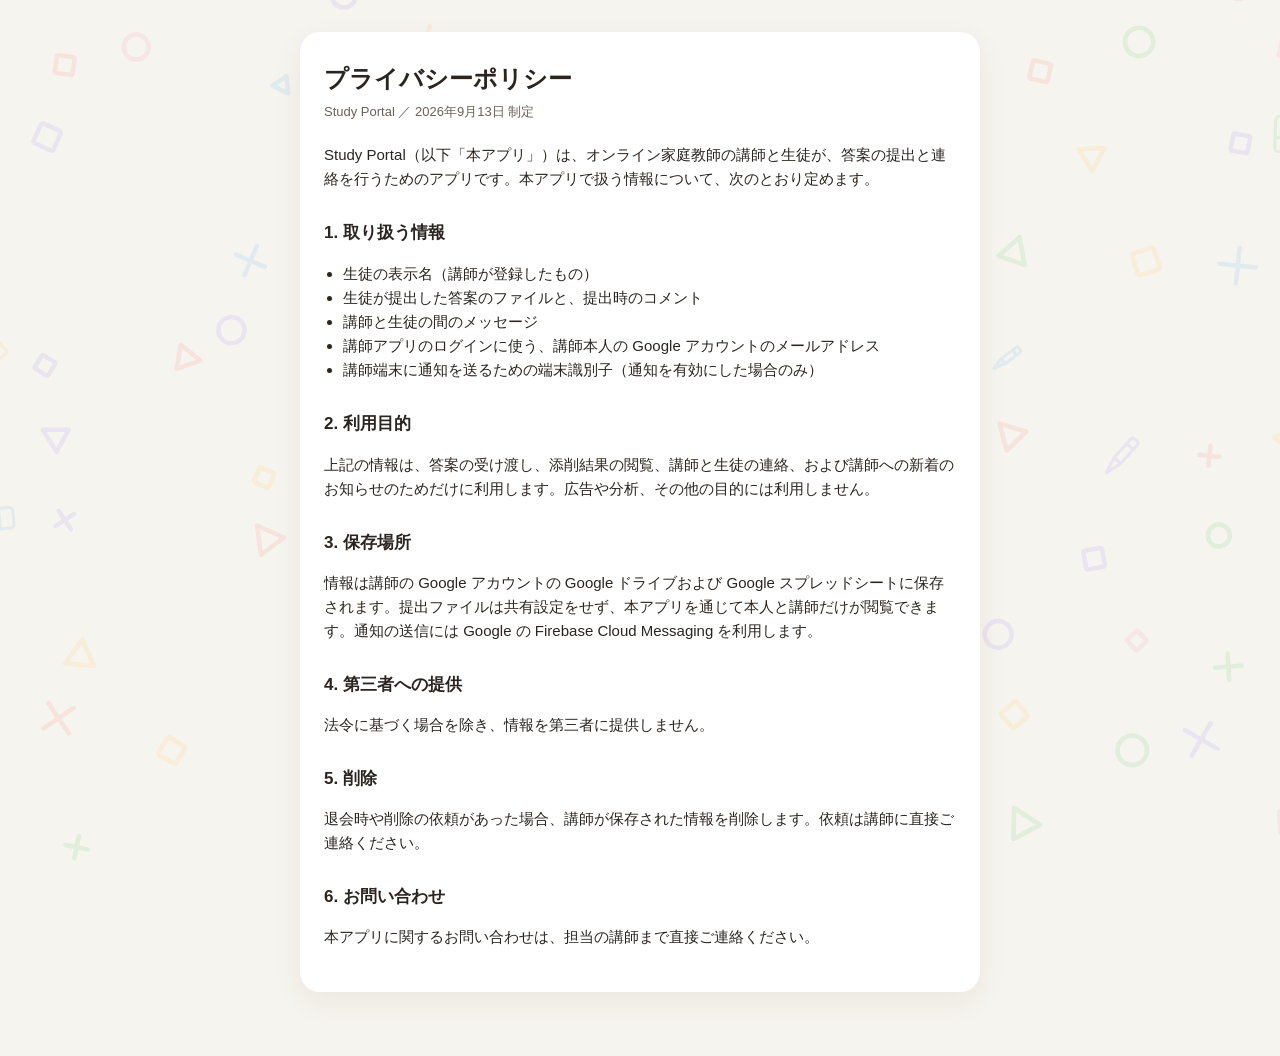
<file: docs/privacy.html>
<!DOCTYPE html>
<html lang="ja">
<head>
  <meta charset="utf-8">
  <meta name="viewport" content="width=device-width, initial-scale=1">
  <title>プライバシーポリシー | Study Portal</title>
  <meta name="theme-color" content="#ff9f1a">
  <link rel="icon" type="image/png" href="icons/icon-192.png">
  <link rel="stylesheet" href="style.css">
  <style>
    .policy { position: relative; z-index: 1; max-width: 720px; margin: 0 auto; padding: 32px 20px 64px; }
    .policy-card { padding: 28px 24px; background: var(--surface); border-radius: 20px; box-shadow: 0 10px 30px rgba(60, 38, 20, .06); }
    .policy h1 { margin: 0 0 4px; font-size: 24px; }
    .policy h2 { margin: 28px 0 8px; font-size: 17px; }
    .policy p, .policy li { font-size: 15px; }
    .policy ul { padding-left: 1.2em; }
    .policy .updated { margin: 0 0 20px; color: var(--ink-soft); font-size: 13px; }
  </style>
</head>
<body>
  <main class="policy">
    <div class="policy-card">
      <h1>プライバシーポリシー</h1>
      <p class="updated">Study Portal ／ 2026年9月13日 制定</p>

      <p>Study Portal（以下「本アプリ」）は、オンライン家庭教師の講師と生徒が、答案の提出と連絡を行うためのアプリです。本アプリで扱う情報について、次のとおり定めます。</p>

      <h2>1. 取り扱う情報</h2>
      <ul>
        <li>生徒の表示名（講師が登録したもの）</li>
        <li>生徒が提出した答案のファイルと、提出時のコメント</li>
        <li>講師と生徒の間のメッセージ</li>
        <li>講師アプリのログインに使う、講師本人の Google アカウントのメールアドレス</li>
        <li>講師端末に通知を送るための端末識別子（通知を有効にした場合のみ）</li>
      </ul>

      <h2>2. 利用目的</h2>
      <p>上記の情報は、答案の受け渡し、添削結果の閲覧、講師と生徒の連絡、および講師への新着のお知らせのためだけに利用します。広告や分析、その他の目的には利用しません。</p>

      <h2>3. 保存場所</h2>
      <p>情報は講師の Google アカウントの Google ドライブおよび Google スプレッドシートに保存されます。提出ファイルは共有設定をせず、本アプリを通じて本人と講師だけが閲覧できます。通知の送信には Google の Firebase Cloud Messaging を利用します。</p>

      <h2>4. 第三者への提供</h2>
      <p>法令に基づく場合を除き、情報を第三者に提供しません。</p>

      <h2>5. 削除</h2>
      <p>退会時や削除の依頼があった場合、講師が保存された情報を削除します。依頼は講師に直接ご連絡ください。</p>

      <h2>6. お問い合わせ</h2>
      <p>本アプリに関するお問い合わせは、担当の講師まで直接ご連絡ください。</p>
    </div>
  </main>
  <script src="decor.js" defer></script>
</body>
</html>
</file>
<file: docs/style.css>
:root {
  --bg: #f6f4ee;
  --surface: #ffffff;
  --ink: #2b2521;
  --ink-soft: #6b615a;
  --line: #e3e0d6;
  --primary: #ff9f1a;       /* 塗り用。明るいので上に載せる文字は --on-primary */
  --primary-press: #f59000;
  --on-primary: #2b1600;    /* 白文字だとコントラスト 2:1 で読めないため濃い茶色にする */
  --primary-ink: #a35c00;   /* 白や淡色の上に置くオレンジ文字用 */
  --primary-soft: #fff0d9;
  --bubble-me: #ffe8c2;
  --danger: #c0392b;
  --danger-soft: #fbeceb;
  --radius: 14px;
  --tabbar-h: 60px;
  --safe-bottom: env(safe-area-inset-bottom, 0px);
  --glass: rgba(255, 255, 255, .82);
  --glass-bg: rgba(246, 244, 238, .82);
  --halo: 0 0 3px var(--bg), 0 0 6px var(--bg);
  color-scheme: light;
}

* { box-sizing: border-box; }

html, body { height: 100%; }

body {
  margin: 0;
  background: var(--bg);
  color: var(--ink);
  font-family: -apple-system, BlinkMacSystemFont, "Hiragino Sans", "Hiragino Kaku Gothic ProN", "Noto Sans JP", sans-serif;
  font-size: 16px;
  line-height: 1.6;
  -webkit-text-size-adjust: 100%;
  -webkit-tap-highlight-color: transparent;
}

[hidden] { display: none !important; }

button, input, textarea { font: inherit; color: inherit; }

.visually-hidden {
  position: absolute; width: 1px; height: 1px; overflow: hidden;
  clip: rect(0 0 0 0); white-space: nowrap; opacity: 0;
}

/* ---------- 背景の ○ × △ □ ---------- */

.decor {
  position: fixed; inset: 0; z-index: 0;
  width: 100%; height: 100%;
  pointer-events: none;
  fill: none; stroke-width: 4.5; stroke-linecap: round; stroke-linejoin: round;
  opacity: .12;
  transition: opacity .3s;
}
/* ログイン画面は入力欄が1つだけで読ませる文字が少ないので、図形をほんの少しだけ濃くする */
body:has(#login-view:not([hidden])) .decor { opacity: .18; }

.decor-float {
  animation: decor-float 8s ease-in-out infinite alternate;
}
@keyframes decor-float {
  from { transform: translateY(-5px) rotate(-6deg); }
  to { transform: translateY(5px) rotate(6deg); }
}

/* 図形の上に直接乗る小さな文字は、背景色のにじみで読みやすさを保つ */
.msg-sender, .msg-time, .empty, .section-title, .hint, .select-loading, .size-summary,
.login-lead, .field-label, .editing-title, .done-lead, .done-file, .done-title, .login h1 {
  text-shadow: var(--halo);
}

/* ---------- 共通部品 ---------- */

.btn {
  display: inline-flex; align-items: center; justify-content: center; gap: 8px;
  min-height: 48px; padding: 0 20px;
  border: 0; border-radius: 12px;
  font-weight: 700; cursor: pointer;
  transition: background-color .15s, transform .1s;
}
.btn:active:not(:disabled) { transform: scale(.98); }
.btn:disabled { opacity: .45; cursor: default; }
.btn-primary { background: var(--primary); color: var(--on-primary); }
.btn-primary:active:not(:disabled) { background: var(--primary-press); }
.btn-secondary { background: var(--surface); color: var(--primary-ink); box-shadow: inset 0 0 0 1.5px var(--primary); }
.btn-block { width: 100%; }
.btn-large { min-height: 56px; font-size: 17px; }

.link-button {
  background: none; border: 0; padding: 8px; margin: -8px;
  color: var(--ink-soft); font-size: 14px; cursor: pointer;
}

.input {
  width: 100%;
  padding: 12px 14px;
  background: var(--surface);
  border: 1.5px solid var(--line);
  border-radius: 12px;
  font-size: 16px; /* 16px 未満だと iOS がズームする */
  outline: none;
}
.input:focus { border-color: var(--primary); box-shadow: 0 0 0 3px var(--primary-soft); }
textarea.input { resize: none; line-height: 1.5; }

.field-label { display: block; margin-bottom: 6px; font-size: 14px; font-weight: 700; }
.optional { font-weight: 400; font-size: 12px; color: var(--ink-soft); margin-left: 4px; }
.hint { margin: 4px 0 0; font-size: 12px; color: var(--ink-soft); }
.counter { text-align: right; }
.muted { color: var(--ink-soft); font-size: 13px; margin: 0; }

.field-error { min-height: 1.5em; margin: 6px 0 12px; color: var(--danger); font-size: 14px; }
.inline-error {
  margin: 12px 0 0; padding: 10px 12px;
  background: var(--danger-soft); color: var(--danger);
  border-radius: 10px; font-size: 14px;
}
.empty { text-align: center; color: var(--ink-soft); font-size: 14px; margin: 32px 0; }

/* ---------- ログイン ---------- */

.login {
  position: relative; z-index: 1;
  min-height: 100%;
  display: flex; align-items: center; justify-content: center;
  padding: 24px 20px calc(24px + var(--safe-bottom));
}
.login-card {
  width: 100%; max-width: 380px;
  padding: 28px 24px 20px;
  background: var(--glass);
  -webkit-backdrop-filter: blur(8px); backdrop-filter: blur(8px);
  border-radius: 24px;
  box-shadow: 0 10px 30px rgba(60, 38, 20, .08);
}
.login-mark {
  width: 64px; height: 64px; border-radius: 18px;
  display: grid; place-items: center;
  background: var(--primary); color: var(--on-primary); margin-bottom: 20px;
}
.login h1 { font-size: 24px; margin: 0 0 8px; }
.login-lead { margin: 0 0 28px; color: var(--ink-soft); }
.token-input { font-family: ui-monospace, "SF Mono", Menlo, monospace; letter-spacing: .06em; }

/* ---------- アプリ全体 ---------- */

.app {
  height: 100%;
  height: 100dvh;
  display: flex; flex-direction: column;
  max-width: 560px; margin: 0 auto;
  position: relative; z-index: 1;
}

.app-header {
  flex: none;
  display: flex; align-items: center; justify-content: space-between;
  padding: calc(10px + env(safe-area-inset-top, 0px)) 16px 10px;
  background: var(--glass);
  -webkit-backdrop-filter: blur(12px); backdrop-filter: blur(12px);
  border-bottom: 1px solid var(--line);
}
.app-header-name { font-weight: 700; font-size: 17px; overflow: hidden; text-overflow: ellipsis; white-space: nowrap; }
.honorific { font-weight: 400; font-size: 14px; color: var(--ink-soft); margin-left: 2px; }

.tab-panel { flex: 1; min-height: 0; }

.tabbar {
  flex: none;
  display: grid; grid-template-columns: repeat(4, 1fr);
  height: calc(var(--tabbar-h) + var(--safe-bottom));
  padding-bottom: var(--safe-bottom);
  background: var(--glass);
  -webkit-backdrop-filter: blur(12px); backdrop-filter: blur(12px);
  border-top: 1px solid var(--line);
}
.tab {
  display: flex; flex-direction: column; align-items: center; justify-content: center; gap: 2px;
  background: none; border: 0; cursor: pointer;
  color: var(--ink-soft); font-size: 12px; font-weight: 700;
}
.tab[aria-selected="true"] { color: var(--primary-ink); }

/* ---------- やりとり ---------- */

.messages-panel { display: flex; flex-direction: column; }

.message-list {
  flex: 1; min-height: 0;
  overflow-y: auto;
  -webkit-overflow-scrolling: touch;
  overscroll-behavior: contain;
  padding: 16px 12px 8px;
  display: flex; flex-direction: column; gap: 6px;
}

.day-divider {
  align-self: center;
  margin: 10px 0 4px;
  padding: 1px 12px;
  background: var(--glass); border-radius: 999px;
  font-size: 12px; color: var(--ink-soft);
}

.msg { display: flex; flex-direction: column; max-width: 80%; }
.msg-student { align-self: flex-end; align-items: flex-end; }
.msg-tutor { align-self: flex-start; align-items: flex-start; }
.msg-sender { font-size: 12px; color: var(--ink-soft); margin: 0 0 2px 4px; }
.bubble {
  padding: 9px 13px;
  border-radius: 18px;
  white-space: pre-wrap; overflow-wrap: anywhere;
}
.msg-student .bubble { background: var(--bubble-me); border-bottom-right-radius: 6px; }
.msg-tutor .bubble { background: var(--surface); border: 1px solid var(--line); border-bottom-left-radius: 6px; }
.msg-time { font-size: 11px; color: var(--ink-soft); margin: 2px 6px 0; }
.msg-pending .bubble { opacity: .6; }

/* アップロード完了の自動メッセージは会話ではないので、帯で区別する（spec §6.4） */
.system-msg {
  align-self: stretch;
  display: flex; align-items: center; gap: 10px;
  margin: 6px 0;
  font-size: 12px; color: var(--ink-soft);
}
.system-msg::before, .system-msg::after { content: ""; flex: 1; height: 1px; background: var(--line); }
.system-msg span {
  max-width: 80%;
  padding: 3px 12px;
  background: var(--primary-soft); color: var(--primary-ink);
  border-radius: 999px;
  text-align: center; overflow-wrap: anywhere;
}

.messages-panel .inline-error { margin: 0 12px 8px; }

.composer {
  flex: none;
  display: flex; align-items: flex-end; gap: 8px;
  padding: 8px 12px;
  background: var(--glass-bg);
  -webkit-backdrop-filter: blur(12px); backdrop-filter: blur(12px);
  border-top: 1px solid var(--line);
}
.composer-input { max-height: 140px; padding: 10px 14px; border-radius: 22px; }
.composer-send { flex: none; min-height: 44px; border-radius: 22px; padding: 0 18px; }

/* ---------- 提出 ---------- */

.submit-panel { overflow-y: auto; -webkit-overflow-scrolling: touch; }
.submit-state { padding: 20px 16px 32px; }

.big-actions { display: flex; flex-direction: column; gap: 12px; }
.big-button {
  display: flex; align-items: center; justify-content: center; gap: 12px;
  min-height: 72px;
  border-radius: var(--radius);
  font-size: 18px; font-weight: 700;
  cursor: pointer; user-select: none;
  transition: transform .1s, background-color .15s;
}
.big-button:active { transform: scale(.98); }
.big-button:focus-within { outline: 3px solid var(--primary-soft); outline-offset: 2px; }
.big-button-primary { background: var(--primary); color: var(--on-primary); min-height: 88px; font-size: 20px; }
.big-button-secondary { background: var(--surface); color: var(--primary-ink); box-shadow: inset 0 0 0 1.5px var(--primary); min-height: 64px; }

.shoot-hint {
  display: flex; align-items: center; gap: 12px;
  margin-top: 14px; padding: 12px 14px;
  background: var(--primary-soft); color: var(--primary-ink);
  border-radius: var(--radius);
}
.shoot-hint svg { flex: none; }
.shoot-hint p { margin: 0; font-size: 14px; line-height: 1.5; color: var(--ink); }
.shoot-hint strong { color: var(--primary-ink); }

.select-loading { margin: 12px 0 0; text-align: center; font-size: 14px; color: var(--ink-soft); }

.section-title { font-size: 15px; margin: 32px 0 8px; color: var(--ink-soft); }

.history-list { list-style: none; margin: 0; padding: 0; background: var(--surface); border-radius: var(--radius); overflow: hidden; }
.history-list:empty { display: none; }
.history-list li { border-bottom: 1px solid var(--line); }
.history-list li:last-child { border-bottom: 0; }
.history-item {
  width: 100%;
  display: flex; align-items: center; gap: 8px;
  padding: 12px 14px;
  background: none; border: 0; text-align: left;
}
button.history-item { cursor: pointer; }
button.history-item:active { background: var(--primary-soft); }
.history-text { flex: 1; min-width: 0; display: flex; flex-direction: column; }
.history-name { font-weight: 700; font-size: 15px; overflow-wrap: anywhere; }
.history-meta { margin-top: 2px; font-size: 12px; color: var(--ink-soft); }
.history-note { margin-top: 4px; font-size: 13px; color: var(--ink-soft); overflow-wrap: anywhere; }
.history-gone { margin-top: 4px; font-size: 12px; color: var(--danger); }
.history-chevron { flex: none; font-size: 24px; line-height: 1; color: var(--ink-soft); }
.annotated-badge {
  align-self: flex-start;
  display: inline-block; margin-top: 6px; padding: 0 8px;
  background: #e7f5ec; color: #1f6b3a;
  border-radius: 999px; font-size: 12px; font-weight: 700; line-height: 1.8;
}

/* ---------- 提出物ビューア ---------- */

.viewer {
  position: fixed; inset: 0; z-index: 90;
  display: flex; flex-direction: column;
  background: #3a3632;
}
body.viewer-open { overflow: hidden; }
.viewer-head {
  flex: none;
  display: flex; align-items: center; gap: 8px;
  padding: calc(8px + env(safe-area-inset-top, 0px)) 10px 8px;
  background: var(--surface);
}
.viewer-title { flex: 1; min-width: 0; margin: 0; font-size: 15px; overflow: hidden; text-overflow: ellipsis; white-space: nowrap; }
.viewer-share { flex: none; min-height: 40px; padding: 0 14px; font-size: 14px; }
.viewer-body {
  flex: 1; min-height: 0;
  overflow: auto; -webkit-overflow-scrolling: touch;
  padding: 12px 8px calc(24px + var(--safe-bottom));
}
.viewer-status { margin: 24px 0; text-align: center; color: #fff; font-size: 14px; }
.viewer-pages { max-width: 900px; margin: 0 auto; display: flex; flex-direction: column; gap: 10px; }
.viewer-actions {
  flex: none;
  display: grid; grid-template-columns: 1fr 1fr; gap: 10px;
  padding: 10px 12px calc(10px + var(--safe-bottom));
  background: var(--surface);
}
.viewer-delete { background: var(--danger-soft); color: var(--danger); }
.viewer-page { display: block; width: 100%; height: auto; background: #fff; box-shadow: 0 2px 8px rgba(0, 0, 0, .3); }

.editing-head { display: grid; grid-template-columns: 1fr auto 1fr; align-items: center; margin-bottom: 16px; }
.editing-head .link-button { justify-self: start; margin: 0; }
.editing-title { margin: 0; font-size: 17px; }

.error-card {
  margin-bottom: 16px; padding: 14px;
  background: var(--danger-soft); color: var(--danger);
  border-radius: var(--radius);
}
.error-card p { margin: 0 0 10px; font-size: 14px; font-weight: 700; }
.error-card .btn { width: 100%; }

.page-list { list-style: none; margin: 0; padding: 0; display: flex; flex-direction: column; gap: 10px; }
.page-item {
  display: grid; grid-template-columns: 88px 1fr auto; gap: 12px; align-items: center;
  padding: 10px;
  background: var(--surface); border-radius: var(--radius);
  border: 1px solid var(--line);
}
.page-thumb {
  width: 88px; height: 112px; object-fit: contain;
  background: #eceae3; border-radius: 8px;
}
.page-label { margin: 0; font-weight: 700; }
.page-size { margin: 0; font-size: 12px; color: var(--ink-soft); }
.page-controls { display: flex; flex-direction: column; gap: 6px; }
.icon-button {
  width: 44px; height: 44px;
  display: grid; place-items: center;
  background: var(--bg); border: 0; border-radius: 10px;
  color: var(--ink); cursor: pointer;
}
.icon-button:disabled { opacity: .3; cursor: default; }
.icon-button.danger { color: var(--danger); background: var(--danger-soft); }
.page-remove { margin-top: 8px; }

.add-page {
  display: flex; align-items: center; justify-content: center; gap: 8px;
  min-height: 56px; margin-top: 10px;
  border: 1.5px dashed var(--primary); border-radius: var(--radius);
  color: var(--primary-ink); font-weight: 700; cursor: pointer;
}

.pdf-preview {
  display: flex; align-items: center; gap: 12px;
  padding: 14px; background: var(--surface); border: 1px solid var(--line); border-radius: var(--radius);
  color: var(--primary);
}
.pdf-name { margin: 0; font-weight: 700; color: var(--ink); overflow-wrap: anywhere; }

.form-group { margin-top: 20px; }

.submit-bar { margin-top: 24px; }
.size-summary { margin: 0 0 8px; text-align: center; font-size: 14px; color: var(--ink-soft); }

/* ---------- 完了 ---------- */

.done { text-align: center; padding-top: 48px; }
.done-check { color: var(--primary); display: inline-block; }
.done-title { font-size: 24px; margin: 16px 0 8px; }
.done-file { margin: 0; font-weight: 700; overflow-wrap: anywhere; }
.done-lead { margin: 4px 0 32px; color: var(--ink-soft); }
.done-actions { display: flex; flex-direction: column; gap: 10px; }

.done.animate { animation: fade-in .2s ease-out both; }
.done.animate .done-check { animation: pop .35s cubic-bezier(.2, 1.4, .4, 1) both; }

@keyframes fade-in { from { opacity: 0; } to { opacity: 1; } }
@keyframes pop { from { transform: scale(.6); } to { transform: scale(1); } }

/* ---------- アップロード中 ---------- */

.overlay {
  position: fixed; inset: 0; z-index: 100;
  display: grid; place-items: center;
  padding: 24px;
  background: rgba(40, 26, 16, .55);
  touch-action: none;
}
.overlay-card {
  width: 100%; max-width: 320px;
  padding: 28px 20px;
  background: var(--surface); border-radius: 18px;
  text-align: center;
}
.overlay-text { margin: 16px 0 6px; font-weight: 700; }
.overlay-note { margin: 0; font-size: 12px; color: var(--ink-soft); }
.spinner {
  width: 40px; height: 40px; margin: 0 auto;
  border: 4px solid var(--primary-soft); border-top-color: var(--primary);
  border-radius: 50%;
  animation: spin .9s linear infinite;
}
@keyframes spin { to { transform: rotate(360deg); } }

@media (prefers-reduced-motion: reduce) {
  *, *::before, *::after { animation: none !important; transition: none !important; }
  .spinner { border-top-color: var(--primary); }
}

/* ---------- 学習計画（生徒アプリ・講師アプリ共通。spec §14.6） ---------- */

.plan-panel { overflow-y: auto; -webkit-overflow-scrolling: touch; }
.plan-error { margin: 12px 16px 0; }
/* 送り終わる前にアプリを閉じないよう、スクロールしても見える位置に出す */
.plan-saving {
  position: sticky; top: 8px; z-index: 5;
  width: fit-content; margin: 8px auto -36px; padding: 4px 14px;
  background: var(--ink); color: #fff; border-radius: 999px;
  font-size: 13px; font-weight: 700;
}
.plan-saving[hidden] { display: none; }
.plan-root { padding: 16px 16px 32px; display: flex; flex-direction: column; gap: 16px; }

.plan-goals { display: flex; flex-direction: column; gap: 10px; }
.goal-card { padding: 14px 16px; background: var(--surface); border-radius: var(--radius); box-shadow: 0 1px 2px rgba(60, 38, 20, .05); }
.goal-head { display: flex; align-items: center; gap: 8px; }
.goal-title { flex: 1; min-width: 0; margin: 0; font-size: 16px; overflow-wrap: anywhere; }
.goal-chip { flex: none; padding: 0 8px; border-radius: 999px; font-size: 12px; font-weight: 700; line-height: 1.8; }
.chip-ok { background: #e7f5ec; color: #1f6b3a; }
.chip-warn { background: #fff1d6; color: #8a5200; }
.chip-late { background: var(--danger-soft); color: var(--danger); }
.chip-done { background: var(--primary-soft); color: var(--primary-ink); }
.goal-actions { flex: none; display: flex; gap: 4px; }
.goal-meta { margin: 4px 0 10px; font-size: 13px; color: var(--ink-soft); }
.goal-bar { height: 8px; background: #efeae0; border-radius: 999px; overflow: hidden; }
.goal-bar-fill { display: block; height: 100%; background: var(--primary); border-radius: 999px; transition: width .3s; }
.goal-progress { margin: 4px 0 0; font-size: 12px; color: var(--ink-soft); text-align: right; }
.goal-stats { display: grid; grid-template-columns: 1fr 1fr; gap: 8px; margin: 10px 0 0; }
.goal-stat { padding: 8px 10px; background: var(--bg); border-radius: 10px; }
.goal-stat dt { font-size: 12px; color: var(--ink-soft); }
.goal-stat dd { margin: 0; font-weight: 700; font-size: 15px; overflow-wrap: anywhere; }
.goal-stat dd small { display: block; font-size: 12px; font-weight: 400; color: var(--ink-soft); }
.goal-note { margin: 8px 0 0; font-size: 12px; color: #8a5200; }

.plan-calendar { padding: 12px; background: var(--surface); border-radius: var(--radius); box-shadow: 0 1px 2px rgba(60, 38, 20, .05); }
.cal-head { display: flex; align-items: center; justify-content: space-between; margin-bottom: 8px; }
.cal-title { margin: 0; font-size: 16px; }
.cal-nav { background: transparent; font-size: 26px; line-height: 1; }
.cal-grid { display: grid; grid-template-columns: repeat(7, 1fr); gap: 4px; }
.cal-wd { text-align: center; font-size: 12px; color: var(--ink-soft); padding-bottom: 2px; }
.cal-wd.sun { color: #c0392b; }
.cal-wd.sat { color: #2b6cb0; }
.cal-day {
  aspect-ratio: 1 / 1.1; min-height: 44px;
  display: flex; flex-direction: column; align-items: center; justify-content: center; gap: 1px;
  padding: 2px; border: 0; border-radius: 10px;
  background: transparent; color: var(--ink); cursor: pointer;
}
.cal-num { font-size: 14px; font-weight: 700; line-height: 1.2; }
.cal-sub { font-size: 10px; line-height: 1.2; min-height: 12px; font-weight: 700; }
.cal-day.mark-todo { background: var(--primary-soft); }
.cal-day.mark-todo .cal-sub { color: var(--primary-ink); }
.cal-day.mark-done { background: #e7f5ec; }
.cal-day.mark-done .cal-sub { color: #1f6b3a; }
.cal-day.mark-missed { background: var(--danger-soft); }
.cal-day.mark-missed .cal-sub { color: var(--danger); }
.cal-day.mark-rest { color: #b5ada3; }
/* 途中までできた日は今日と同じ黄色、明日以降の予定は白に黄の枠。淡い黄のままでは白の上で枠が見えないので少し濃くする */
.cal-day.mark-partial { background: var(--primary-soft); }
.cal-day.mark-partial .cal-sub { color: var(--primary-ink); }
.cal-day.mark-future { background: var(--surface); box-shadow: inset 0 0 0 1.5px #ffcf8a; }
.cal-day.mark-future .cal-sub { color: var(--primary-ink); }
.cal-day.is-today .cal-num { color: var(--primary-ink); text-decoration: underline; text-underline-offset: 3px; }
.cal-day.is-selected { box-shadow: inset 0 0 0 2px var(--primary); }
.cal-legend { margin: 10px 0 0; font-size: 11px; color: var(--ink-soft); display: flex; flex-wrap: wrap; align-items: center; gap: 4px 10px; }
.cal-legend .lg { display: inline-block; width: 10px; height: 10px; border-radius: 3px; margin-right: 2px; vertical-align: -1px; }
.lg-todo { background: var(--primary-soft); }
.lg-future { background: var(--surface); box-shadow: inset 0 0 0 1.5px #ffcf8a; }
.lg-done { background: #e7f5ec; box-shadow: inset 0 0 0 1px #2f9e44; }
.lg-missed { background: var(--danger-soft); box-shadow: inset 0 0 0 1px var(--danger); }
.lg-rest { background: #f1ede6; }

.plan-day-title { margin: 0 0 8px; font-size: 16px; text-shadow: var(--halo); }
.plan-day-date { margin-left: 8px; font-size: 13px; font-weight: 400; color: var(--ink-soft); }
.plan-day-empty { margin: 12px 0; }
.plan-day-hint { margin-top: 8px; }
.todo-list { list-style: none; margin: 0; padding: 0; display: flex; flex-direction: column; gap: 8px; }
.todo {
  padding: 12px 14px 14px;
  background: var(--surface); border-radius: var(--radius);
  box-shadow: 0 1px 2px rgba(60, 38, 20, .05);
}
.todo-head { display: flex; align-items: flex-start; gap: 8px; margin-bottom: 10px; }
.todo-body { flex: 1; min-width: 0; }
.todo-title { margin: 0; font-weight: 700; overflow-wrap: anywhere; }
.todo-range { margin: 0; font-size: 14px; color: var(--ink-soft); }
.todo-count { flex: none; padding: 0 10px; border-radius: 999px; background: var(--bg); font-size: 13px; font-weight: 700; line-height: 1.9; }
.todo-done .todo-count { background: #e7f5ec; color: #1f6b3a; }
.todo-missed .todo-count { background: var(--danger-soft); color: var(--danger); }
.todo-note { margin: 8px 0 0; font-size: 12px; color: var(--ink-soft); }
.todo-missed .todo-note { color: var(--danger); }

/* 1ページごとのボックス。指で押しやすいよう44px四方を確保する */
.page-checks { display: flex; flex-direction: column; gap: 6px; }
/* 見開きごとに1行。2ページのボックスと、その見開きの写真ボタン（spec §14.7） */
.spread-row { display: flex; align-items: stretch; gap: 6px; }
.spread-row .page-check { width: 56px; flex: none; }
.page-check {
  position: relative;
  min-height: 46px;
  display: flex; flex-direction: column; align-items: center; justify-content: center; gap: 0;
  border: 2px solid var(--primary); border-radius: 10px;
  background: var(--surface); color: var(--ink); cursor: pointer;
  transition: background-color .12s, transform .08s;
}
.page-check:active:not(:disabled) { transform: scale(.94); }
.page-num { font-size: 13px; font-weight: 700; line-height: 1.1; }
.page-check.is-checked { background: #2f9e44; border-color: #2f9e44; color: #fff; }
.page-check.is-checked .page-num { font-size: 11px; opacity: .9; }
.page-check:disabled { cursor: default; border-color: #d6cfc4; }
.page-check.is-checked:disabled { background: #8cc79a; border-color: #8cc79a; }
.todo-missed .page-check:not(.is-checked) { border-color: #e6b3ad; }

.photo-btn {
  margin-left: auto;
  min-width: 76px; min-height: 46px; padding: 0 10px;
  display: inline-flex; align-items: center; justify-content: center; gap: 4px;
  border: 1.5px dashed var(--primary); border-radius: 10px;
  background: var(--surface); color: var(--primary-ink);
  font-size: 13px; font-weight: 700; cursor: pointer;
}
.photo-btn.has-photo { border-style: solid; border-color: #2f9e44; background: #e7f5ec; color: #1f6b3a; }
.photo-btn.is-busy { border-style: solid; color: var(--ink-soft); cursor: default; }
.mini-spinner {
  width: 14px; height: 14px;
  border: 2px solid var(--primary-soft); border-top-color: var(--primary);
  border-radius: 50%;
  animation: spin .9s linear infinite;
}

/* ---------- 授業の予定（spec §15） ---------- */

.next-lesson-bar {
  flex: none;
  display: flex; align-items: center; gap: 8px;
  margin: 8px 12px 0; padding: 8px 12px;
  background: var(--surface); border: 0; border-radius: 12px;
  box-shadow: 0 1px 3px rgba(60, 38, 20, .08);
  font: inherit; font-size: 14px; color: var(--ink); text-align: left; cursor: pointer;
}
.next-lesson-bar[hidden] { display: none; }
.next-lesson-bar-label { flex: none; font-size: 12px; font-weight: 700; color: var(--primary-ink); }
.next-lesson-bar-when { flex: 1; min-width: 0; font-weight: 700; overflow: hidden; text-overflow: ellipsis; white-space: nowrap; }

.lesson-rel {
  flex: none; padding: 0 8px;
  background: var(--primary-soft); color: var(--primary-ink);
  border-radius: 999px; font-size: 12px; font-weight: 700; line-height: 1.8; white-space: nowrap;
}
.lesson-rel.is-now { background: var(--primary); color: var(--on-primary); }

.lessons-panel { overflow-y: auto; -webkit-overflow-scrolling: touch; }
.lessons-error { margin: 12px 16px 0; }
.lessons-root { padding: 16px 16px 32px; }

.next-lesson-card {
  padding: 16px 18px;
  background: var(--surface); border-radius: var(--radius);
  box-shadow: inset 0 0 0 2px var(--primary), 0 1px 2px rgba(60, 38, 20, .05);
}
.next-lesson-title { margin: 0 0 6px; font-size: 13px; color: var(--primary-ink); }
.next-lesson-head { display: flex; align-items: center; gap: 10px; }
.next-lesson-date { margin: 0; font-size: 22px; font-weight: 700; }
.next-lesson-time { margin: 2px 0 0; font-size: 18px; font-weight: 700; color: var(--ink); }
.next-lesson-none { margin: 0; color: var(--ink-soft); }
.lesson-note { margin: 6px 0 0; font-size: 13px; color: var(--ink-soft); overflow-wrap: anywhere; }

.lessons-section-title { margin-top: 24px; }
.lesson-list { list-style: none; margin: 0; padding: 0; background: var(--surface); border-radius: var(--radius); overflow: hidden; }
.lesson-row {
  display: flex; flex-wrap: wrap; align-items: center; gap: 4px 8px;
  padding: 12px 14px; border-bottom: 1px solid var(--line);
}
.lesson-row:last-child { border-bottom: 0; }
/* 日付と時刻は折り返さない。講師アプリのボタンが入りきらないときは、ボタンの方を次の行に回す */
.lesson-row-main { flex: 1 0 auto; display: flex; align-items: baseline; gap: 10px; white-space: nowrap; }
.lesson-row-date { flex: none; width: 5.5em; font-weight: 700; }
.lesson-row-time { font-variant-numeric: tabular-nums; }
.lesson-row .lesson-note { flex-basis: 100%; margin: 0; }
.lesson-row.is-cancelled .lesson-row-date,
.lesson-row.is-cancelled .lesson-row-time { color: var(--ink-soft); text-decoration: line-through; }
.lesson-tag { flex: none; padding: 0 8px; border-radius: 999px; font-size: 12px; font-weight: 700; line-height: 1.8; }
.tag-extra { background: #e7f0fb; color: #1d4f91; }
.tag-off { background: #f1ede6; color: var(--ink-soft); }
.tag-next { background: var(--primary); color: var(--on-primary); }
.lessons-hint { margin-top: 16px; }

/* ---------- 授業料（spec §16）。保護者アプリと講師アプリで共有 ---------- */

.bill-card {
  padding: 14px 16px 16px;
  background: var(--surface); border-radius: var(--radius);
  box-shadow: 0 1px 2px rgba(60, 38, 20, .05);
}
.bill-card.is-due { box-shadow: inset 0 0 0 2px var(--primary), 0 1px 2px rgba(60, 38, 20, .05); }
.bill-head { display: flex; align-items: center; justify-content: space-between; gap: 8px; }
.bill-month { margin: 0; font-size: 17px; }
.bill-status { flex: none; padding: 0 10px; border-radius: 999px; font-size: 12px; font-weight: 700; line-height: 1.9; background: var(--primary-soft); color: var(--primary-ink); }
.is-paid .bill-status { background: #e7f5ec; color: #1f6b3a; }
.is-due .bill-status { background: var(--danger-soft); color: var(--danger); }
.bill-grade { margin: 4px 0 0; font-size: 13px; color: var(--ink-soft); }
.bill-warn { color: var(--danger); }

.bill-lessons { list-style: none; margin: 12px 0 0; padding: 0; border-top: 1px solid var(--line); }
.bill-lesson {
  display: flex; flex-wrap: wrap; align-items: center; gap: 4px 10px;
  padding: 8px 0; border-bottom: 1px solid var(--line);
  font-size: 13px;
}
.bill-lesson-date { flex: none; width: 4.8em; font-weight: 700; }
.bill-lesson-time { font-variant-numeric: tabular-nums; }
.bill-lesson-state { flex: none; padding: 0 8px; border-radius: 999px; font-size: 12px; font-weight: 700; line-height: 1.8; background: #f1ede6; color: var(--ink-soft); }
.is-done .bill-lesson-state { background: #e7f5ec; color: #1f6b3a; }
.is-planned .bill-lesson-state { background: var(--primary-soft); color: var(--primary-ink); }
.is-cancelled .bill-lesson-date, .is-cancelled .bill-lesson-time { color: var(--ink-soft); text-decoration: line-through; }
.bill-lesson-note { font-size: 12px; color: var(--ink-soft); }
.bill-toggle { margin-left: auto; min-height: 28px; padding: 0 8px; font-size: 12px; }
.bill-none { color: var(--ink-soft); }

.bill-sum { display: grid; grid-template-columns: auto 1fr; gap: 6px 14px; margin: 12px 0 0; font-size: 14px; }
.bill-sum dt { color: var(--ink-soft); }
.bill-sum dd { margin: 0; text-align: right; font-variant-numeric: tabular-nums; }
.bill-sum .bill-strong { font-size: 20px; font-weight: 700; }
.bill-sum .bill-note { grid-column: 1 / -1; text-align: left; font-size: 12px; }

.bill-actions { margin-top: 14px; display: flex; flex-direction: column; gap: 8px; }
.bill-actions .btn { text-decoration: none; }
.bill-actions-row { display: flex; align-items: center; justify-content: space-between; gap: 8px; }
.bill-hint { margin: 0; text-align: center; }
.bill-qr { margin: 4px auto 0; width: 168px; height: 168px; padding: 4px; background: #fff; border: 1px solid var(--line); border-radius: 8px; }
.bill-qr svg { display: block; width: 100%; height: 100%; }
.bill-receipt-no { margin: 0; font-size: 13px; color: var(--ink-soft); }

.mini-btn {
  min-height: 32px; padding: 0 10px;
  border: 1.5px solid var(--line); border-radius: 8px;
  background: var(--surface); color: var(--ink);
  font: inherit; font-size: 13px; font-weight: 700; cursor: pointer;
}
.mini-btn.danger { color: var(--danger); border-color: #f0c9c4; }
.mini-btn:disabled { opacity: .45; cursor: default; }

/* ---------- 領収書 ---------- */

.receipt-view {
  position: fixed; inset: 0; z-index: 95;
  display: flex; flex-direction: column;
  background: #3a3632;
}
body.receipt-open { overflow: hidden; }
.receipt-bar {
  flex: none;
  display: flex; align-items: center; justify-content: space-between;
  padding: calc(8px + env(safe-area-inset-top, 0px)) 12px 8px;
  background: var(--surface);
}
.receipt-bar .link-button { margin: 0; }
.receipt-bar .btn { min-height: 40px; padding: 0 14px; font-size: 14px; }
.receipt-body { flex: 1; min-height: 0; overflow: auto; padding: 16px 12px calc(24px + var(--safe-bottom)); }
.receipt {
  max-width: 520px; margin: 0 auto; padding: 28px 24px 32px;
  background: #fff; color: #222; border-radius: 6px;
  box-shadow: 0 2px 8px rgba(0, 0, 0, .3);
  font-family: "Hiragino Mincho ProN", "Yu Mincho", serif;
}
.receipt-title { margin: 0 0 12px; text-align: center; font-size: 26px; letter-spacing: .4em; text-indent: .4em; }
.receipt-meta { display: flex; justify-content: space-between; font-size: 13px; color: #555; }
.receipt-to { margin: 20px 0 0; padding-bottom: 4px; border-bottom: 1px solid #222; font-size: 18px; }
.receipt-amount { margin: 20px 0 0; padding: 8px 12px; border: 1px solid #222; text-align: center; font-size: 26px; font-weight: 700; }
.receipt-for { margin: 16px 0 0; font-size: 14px; line-height: 1.7; }
.receipt-line { margin: 4px 0 0; font-size: 14px; }
.receipt-method { margin: 12px 0 0; font-size: 12px; color: #555; }
.receipt-issuer { margin: 28px 0 0; text-align: right; font-size: 15px; white-space: pre-line; }

@media print {
  body.receipt-open > :not(.receipt-view), .receipt-bar { display: none !important; }
  .receipt-view { position: static; background: none; }
  .receipt-body { padding: 0; }
  .receipt { box-shadow: none; max-width: none; }
}
</file>
